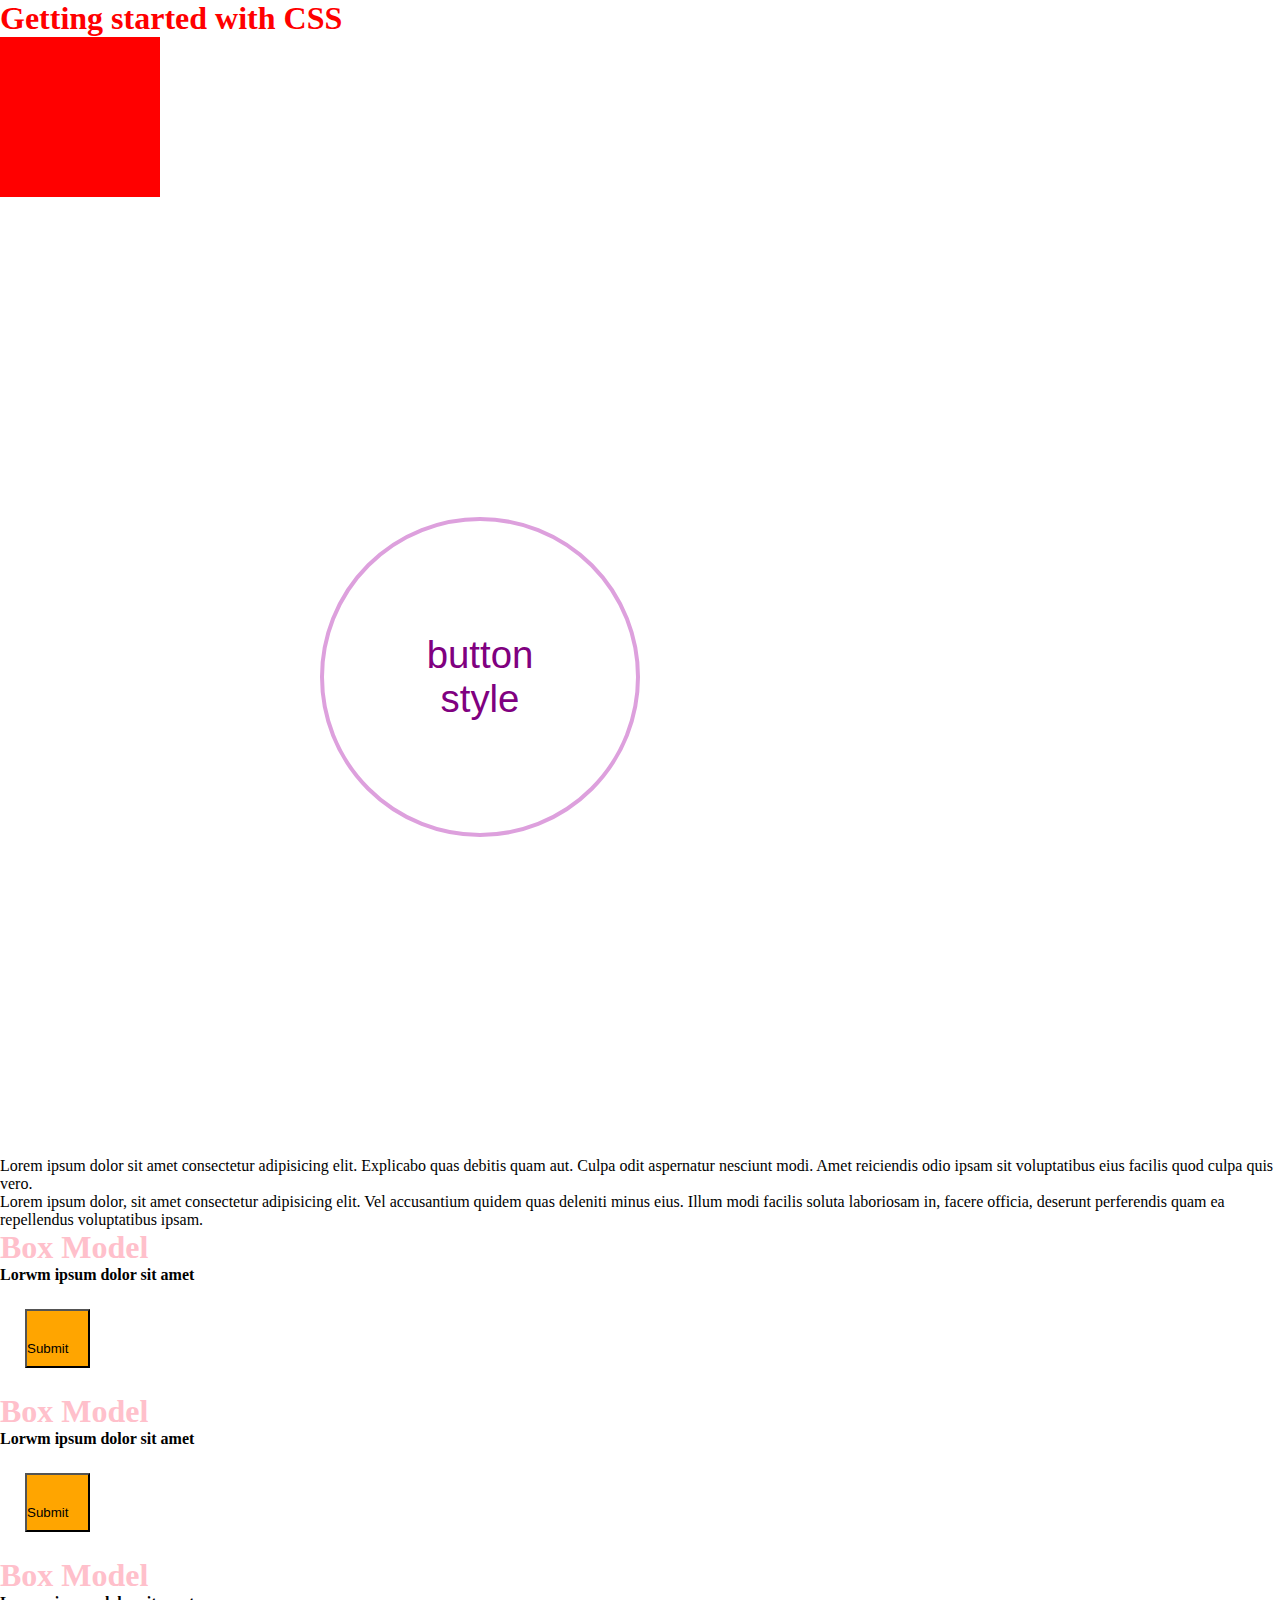
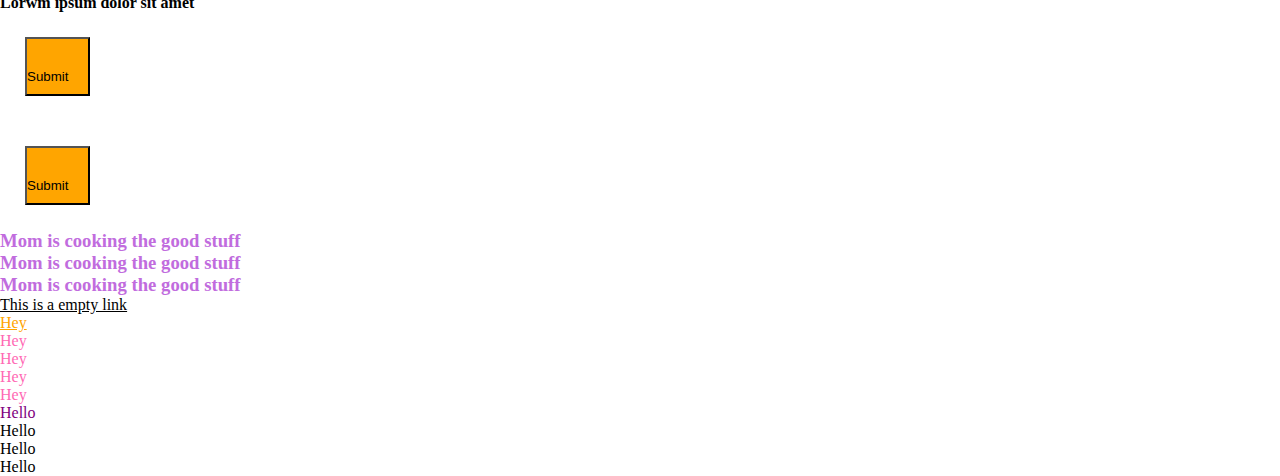
<file: index.html>
<html>
    <head>
        <title>Zaquiel | improving my CSS skills</title>
        <meta charset="utf-8" />
        <meta name="viewport" content="width-device-width" />
        <link rel="stylesheet" href="style.css" />
    </head>
    
    <body>
        <h1 class="first-title">Getting started with CSS</h1>
        <div class="box1"></div>
        <button class="button-style">button style</button>
        <div class="text-section">
            Lorem ipsum dolor sit amet consectetur adipisicing elit. Explicabo quas debitis quam aut. Culpa odit aspernatur nesciunt modi. Amet reiciendis odio ipsam sit voluptatibus eius facilis quod culpa quis vero.
            <div>
                Lorem ipsum dolor, sit amet consectetur adipisicing elit. Vel accusantium quidem quas deleniti minus eius. Illum modi facilis soluta laboriosam in, facere officia, deserunt perferendis quam ea repellendus voluptatibus ipsam.
            </div>
        </div>
        <div>
            <h1>Box Model</h1>
            <h4>Lorwm ipsum dolor sit amet</h4>
            <button>Submit</button>
        </div>
        <div>
            <h1>Box Model</h1>
            <h4>Lorwm ipsum dolor sit amet</h4>
            <button>Submit</button>
        </div>
        <div>
            <h1>Box Model</h1>
            <h4>Lorwm ipsum dolor sit amet</h4>
            <button>Submit</button>
        </div>
        <button>Submit</button>
        <h3>Mom is cooking the good stuff</h3>
        <h3>Mom is cooking the good stuff</h3>
        <h3>Mom is cooking the good stuff</h3>
        <a id="youtube-link" href="#">This is a empty link</a>
        <ul class="nav-links">
            <li> <a href="#">Hey</a></li>
            <li>Hey</li>
            <li>Hey</li>
            <li>Hey</li>
            <li>Hey</li>
        </ul>
        <ul class="links">
            <li>Hello</li>
            <li>Hello</li>
            <li>Hello</li>
            <li>Hello</li>
            
        </ul>
    </body>
</html>
</file>
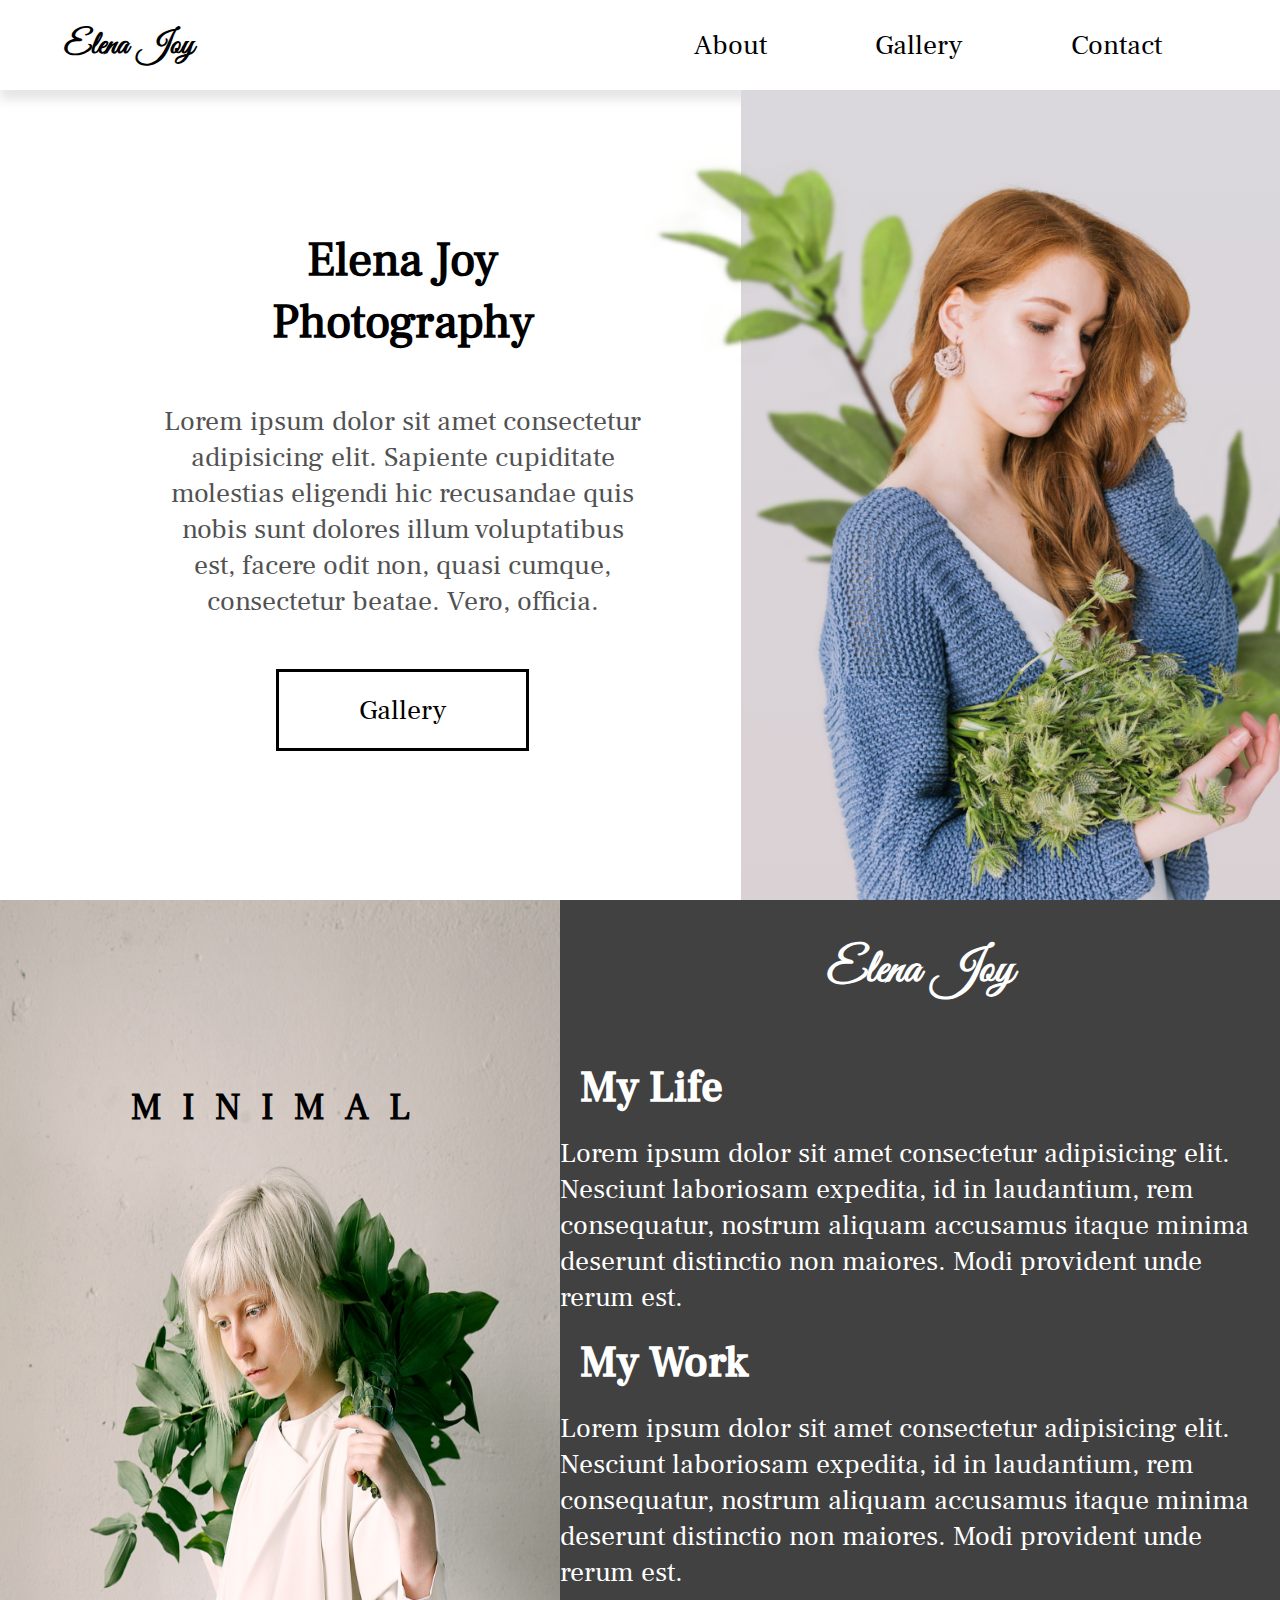
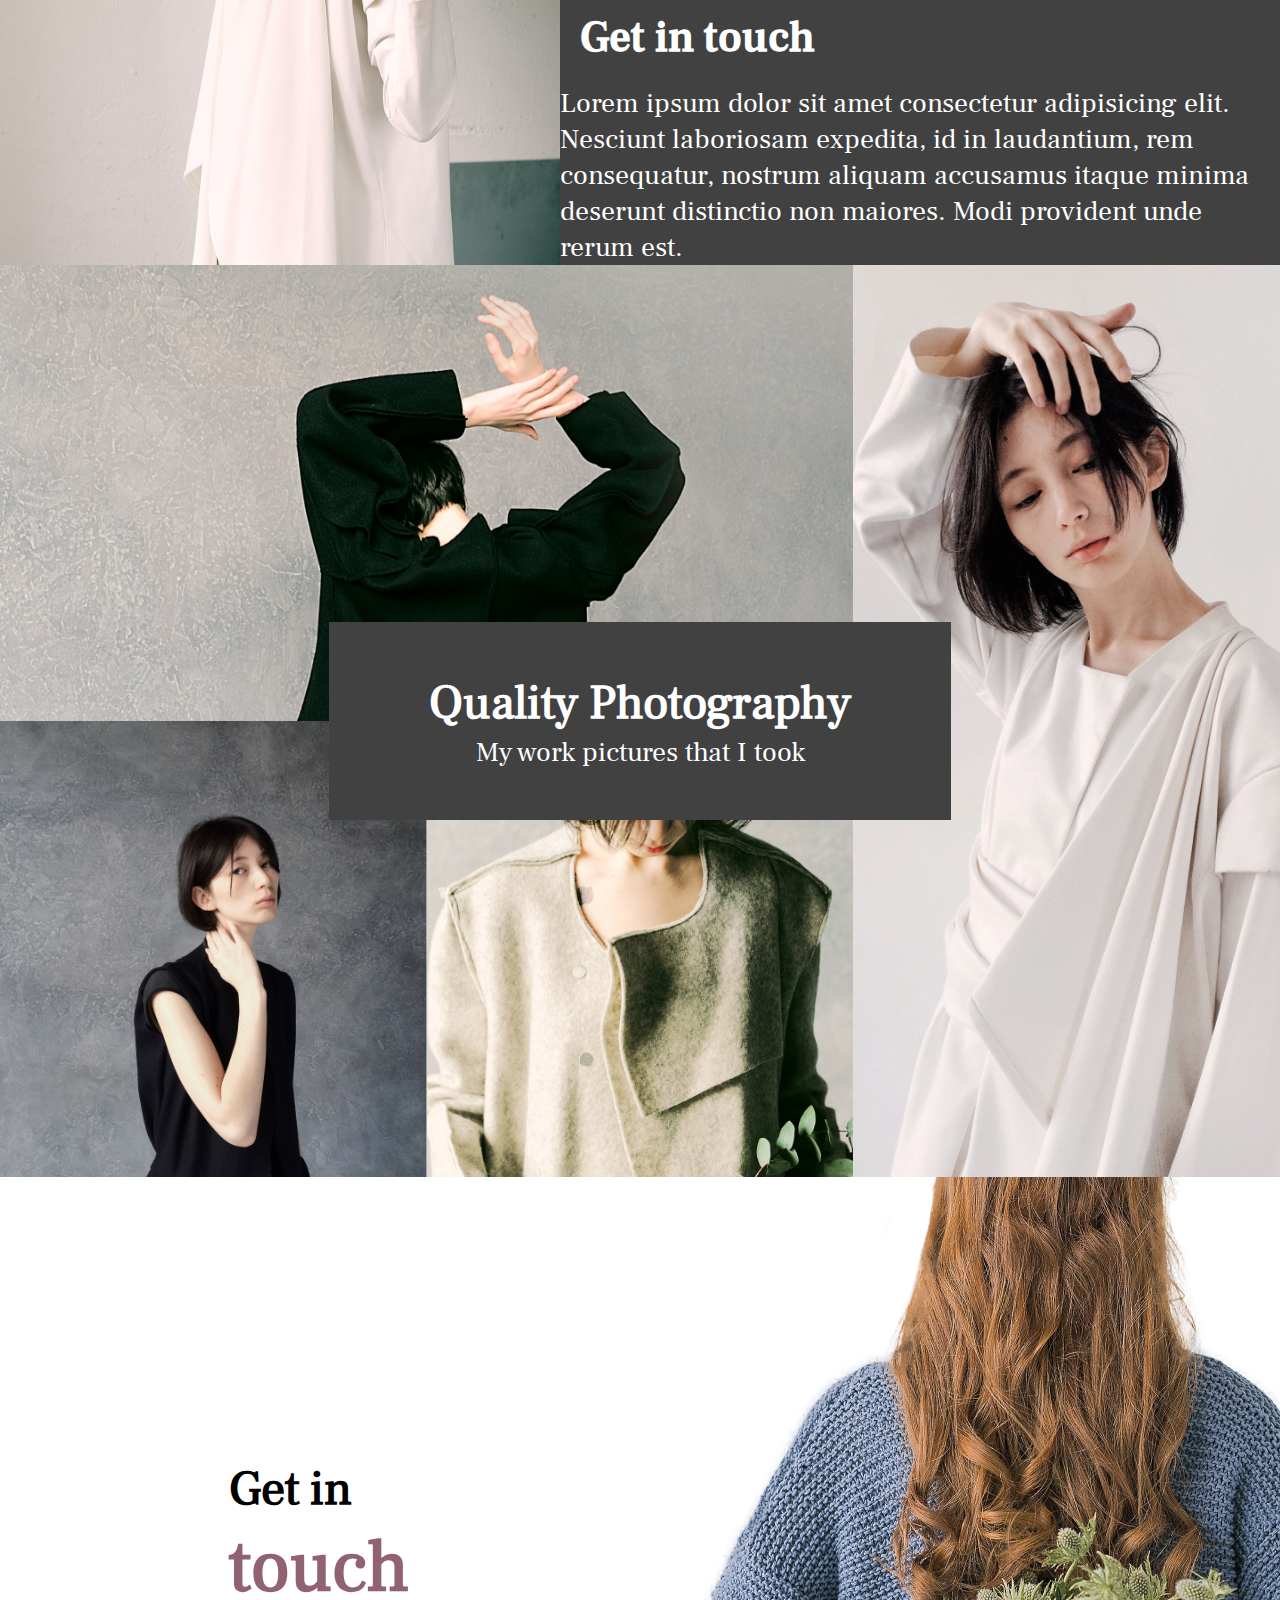
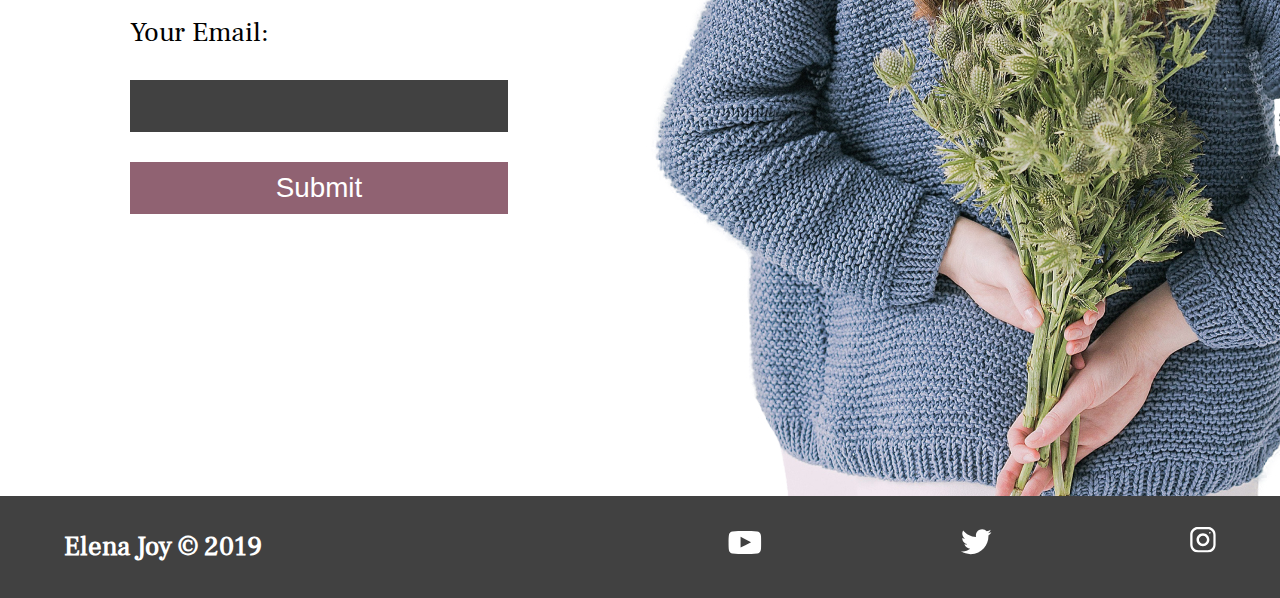
<file: photography-website/index.html>
<!DOCTYPE html>
<html lang="en">

<head>
    <meta charset="UTF-8">
    <meta name="viewport" content="width=device-width, initial-scale=1.0">
    <!-- name and description-->
    <title>Elena Joy | Photographer</title>
    <meta name="description" content="Professional Photographer available for weddings ans special events.">
    <meta name="robots" content="index,follow">
    <!-- Icon of the website-->
    <link rel="stylesheet" href="style.css">
</head>

<body>
    <header class="main-head">
        <nav>
            <h1 id="Logo">Elena Joy</h1>
            <ul class="nav-links">
                <li><a href="#about">About</a></li>
                <li><a href="#gallery">Gallery</a></li>
                <li><a href="#contact">Contact</a></li>
            </ul>
            <div class="burger">
                <span class="line1"></span>
                <span class="line2"></span>
                <span class="line3"></span>
            </div>
        </nav>
    </header>
    <main>
        <section class="hero">
            <div class="hero-introduction flex">
                <h2>Elena Joy <br>Photography</h2>
                <p>Lorem ipsum dolor sit amet consectetur adipisicing elit. Sapiente cupiditate molestias eligendi hic
                    recusandae quis nobis sunt dolores illum voluptatibus est, facere odit non, quasi cumque,
                    consectetur
                    beatae. Vero, officia.</p>
                <a href="#gallery">Gallery</a>
            </div>
            <div class="hero-images">
                <img class="hero-elena" src="./img/elena-joy.png" alt="picture of elenea joy">
                <img src="./img/plant1.png" alt="" class="plant1 plant">
                <img src="./img/plant2.png" alt="" class="plant2 plant">
            </div>

        </section>
        <section class="about" id="about">
            <div class="about-image">
                <h5>MINIMAL</h5>
                <img src="./img/about-image.png" alt="portrait-picture">
            </div>
            <div class="about-text flex">
                <h2>Elena Joy</h2>
                <div class="about-life">
                    <h3>My Life</h3>
                    <p>Lorem ipsum dolor sit amet consectetur adipisicing elit. Nesciunt laboriosam expedita, id in
                        laudantium, rem consequatur, nostrum aliquam accusamus itaque minima deserunt distinctio non
                        maiores. Modi provident unde rerum est.</p>
                </div>
                <div class="about-work">
                    <h3>My Work</h3>
                    <p>Lorem ipsum dolor sit amet consectetur adipisicing elit. Nesciunt laboriosam expedita, id in
                        laudantium, rem consequatur, nostrum aliquam accusamus itaque minima deserunt distinctio non
                        maiores. Modi provident unde rerum est.</p>
                </div>
                <div class="about-contact">
                    <h3>Get in touch</h3>
                    <p>Lorem ipsum dolor sit amet consectetur adipisicing elit. Nesciunt laboriosam expedita, id in
                        laudantium, rem consequatur, nostrum aliquam accusamus itaque minima deserunt distinctio non
                        maiores. Modi provident unde rerum est.</p>
                </div>
            </div>
        </section>
        <div class="gallery" id="gallery">
            <header class="gallery-head">
                <h2>Quality Photography</h2>
                <p>My work pictures that I took</p>
            </header>
            <img class="gallery1" src="./img/gallery-1.jpg" alt="man in suit">
            <img class="gallery2" src="./img/gallery-2.jpg" alt="lady in coat">
            <img class="gallery3" src="./img/gallery-3.jpg" alt="lady in t-shirt">
            <img class="gallery4" src="./img/gallery-4.jpg" alt="lady in jacket">
        </div>
        <section class="contact" id="contact">
            <div class="form-wrapper flex">
                <h2>Get in <br /> <span>touch</span></h2>
                <form action="">
                    <label for="email"> Your Email:</label>
                    <input type="email" id="email required">
                    <button type="submit">Submit</button>
                </form>
            </div>
            <img src="./img/contact-image.jpg" alt="elena-joy" />
        </section>
    </main>
    <footer>
        <h4>Elena Joy &copy; 2019</h4>
        <ul>
            <li><a href="#"><img src="./img/youtube-symbol 1.svg" alt="youtube-social-media"></a></li>
            <li><a href="#"><img src="./img/twitter 1.svg" alt="twitter-social-media"></a></li>
            <li><a href="#"><img src="./img/instagram 1.svg" alt="instagram-social-media"></a></li>
        </ul>
    </footer>
    <script src="./app.js"></script>
</body>

</html>
</file>
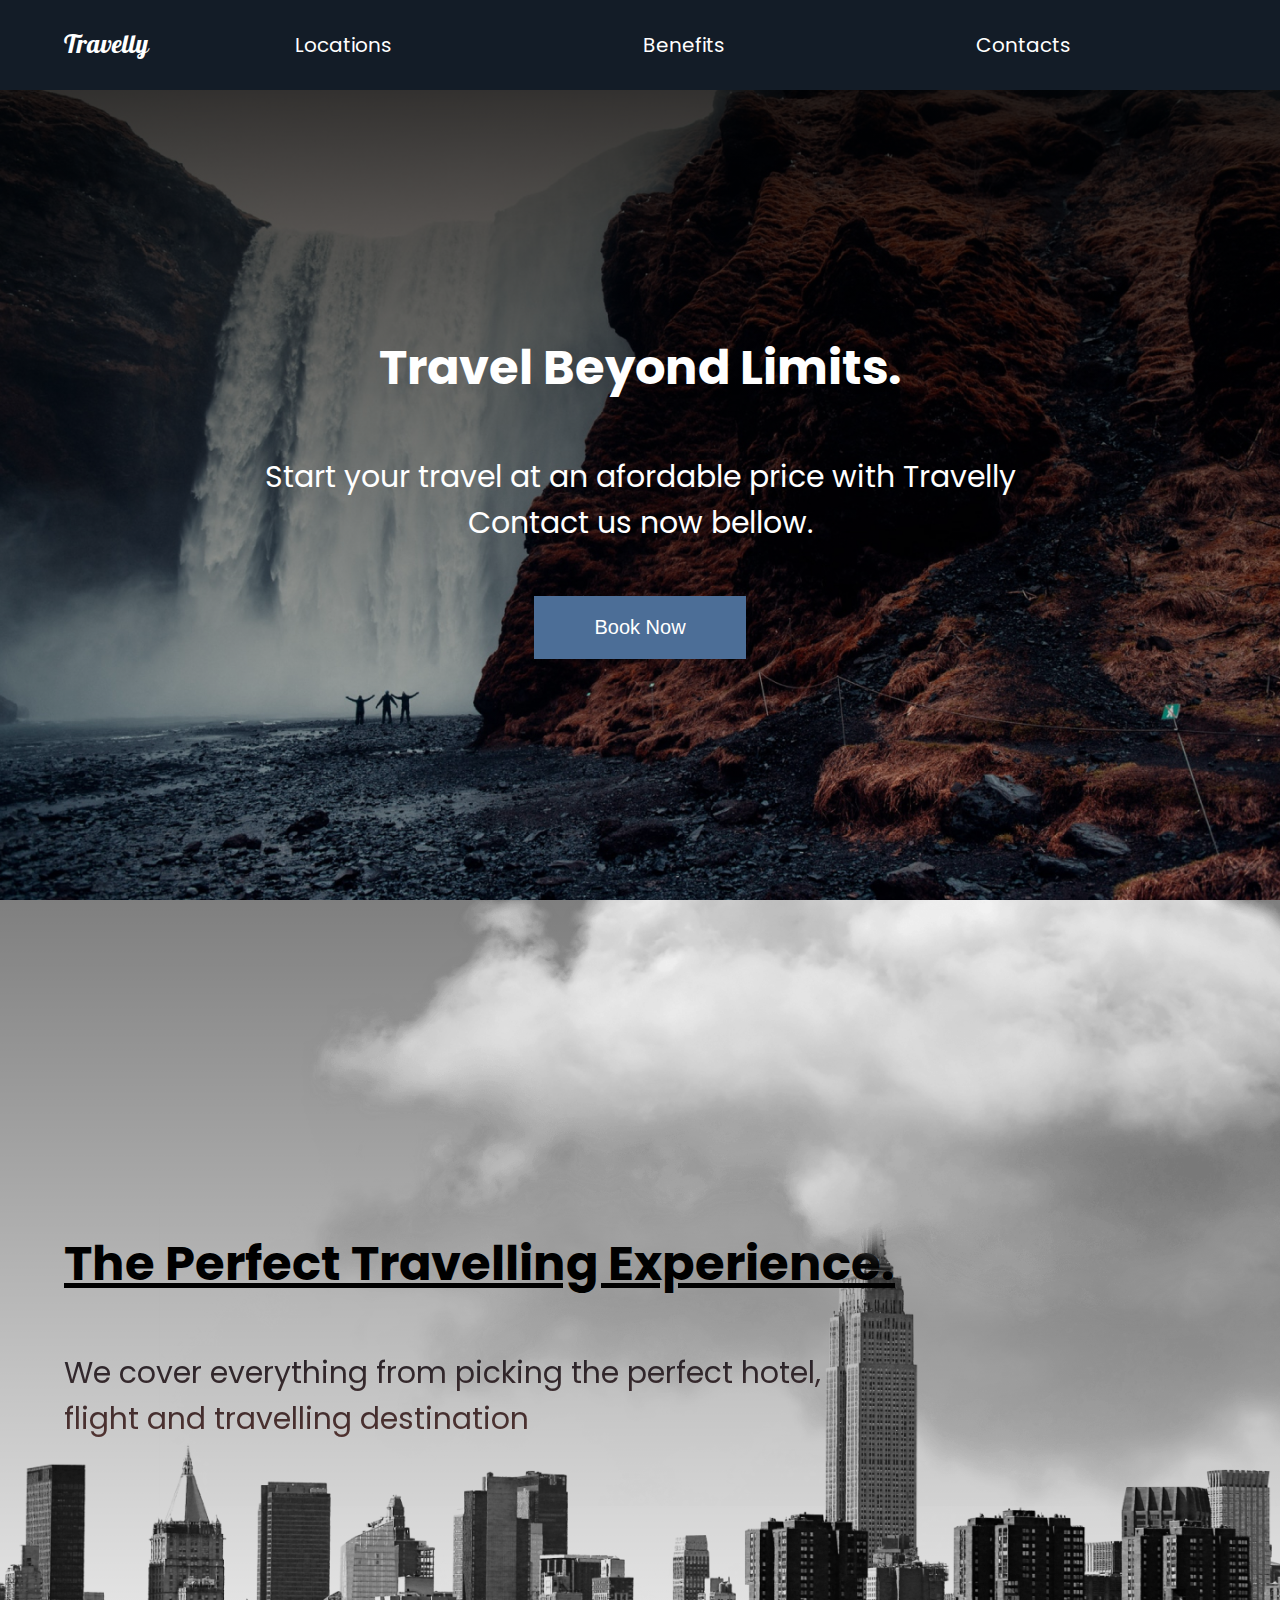
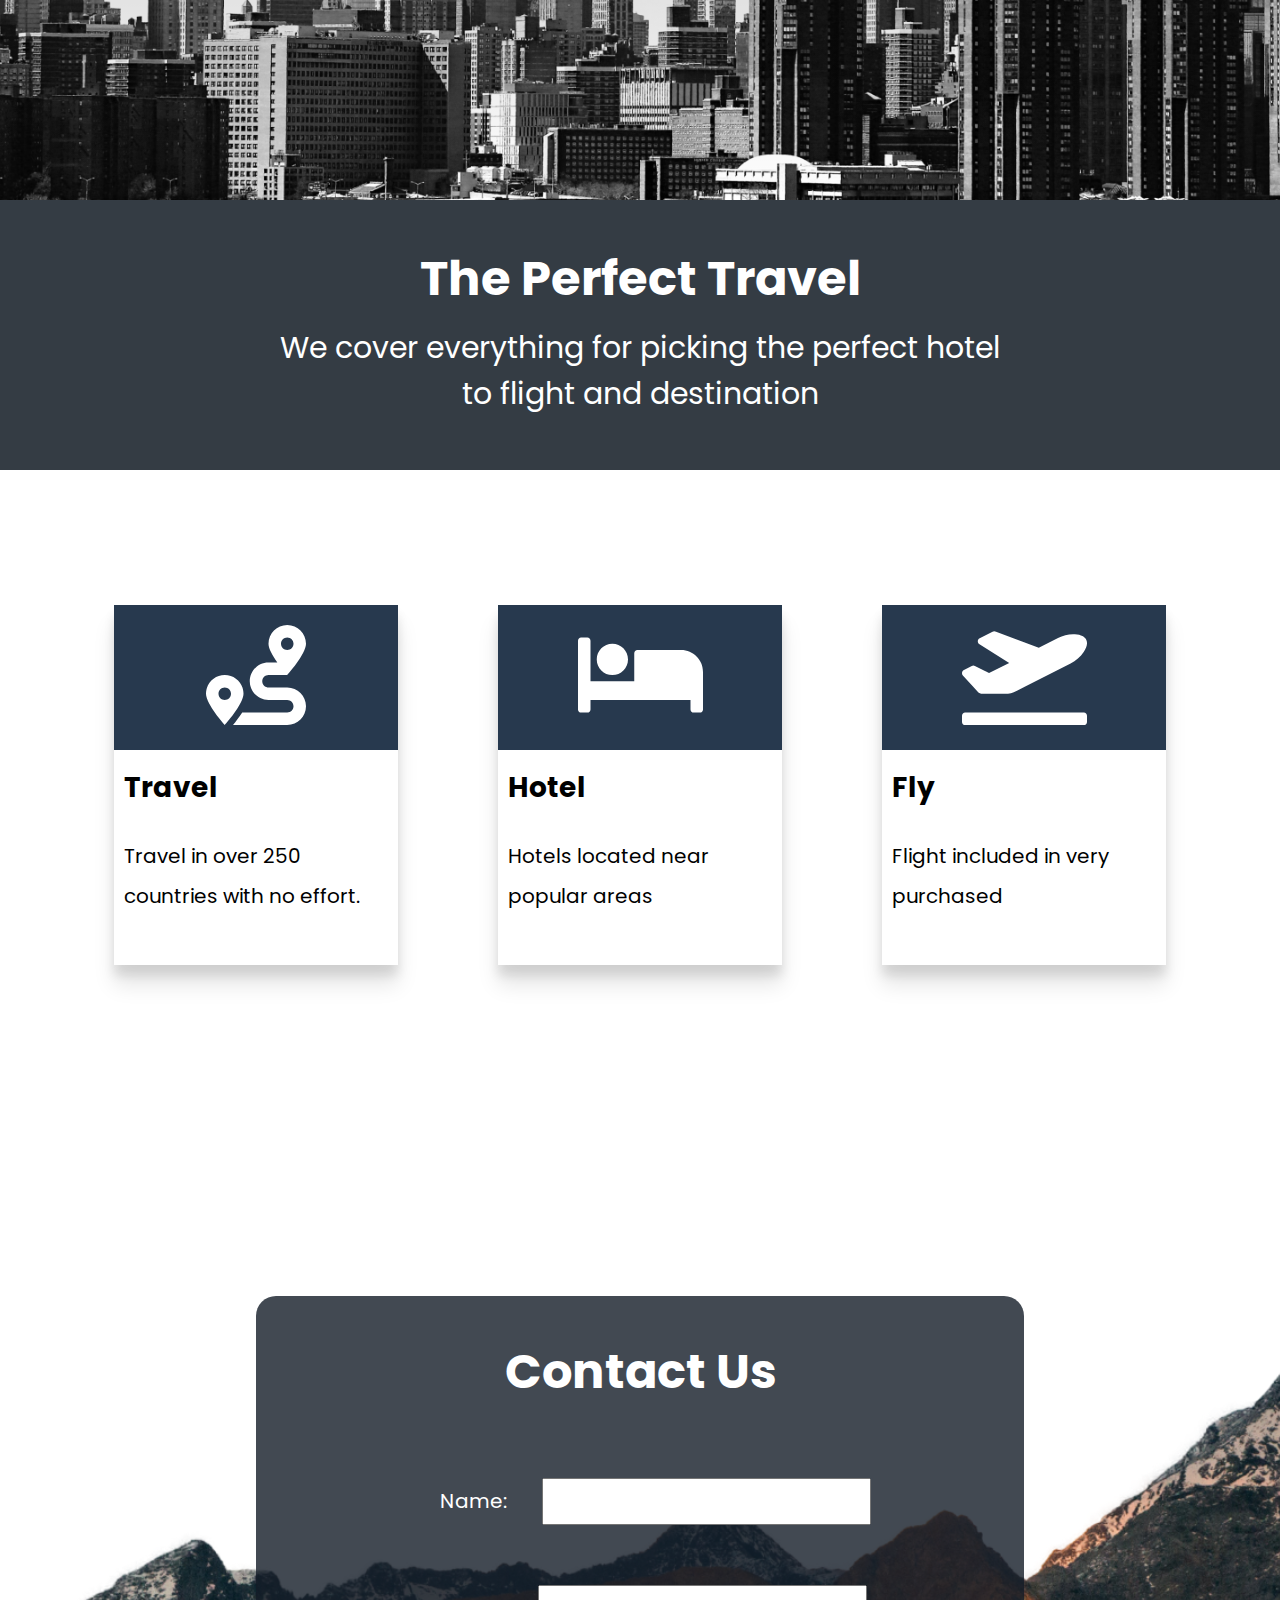
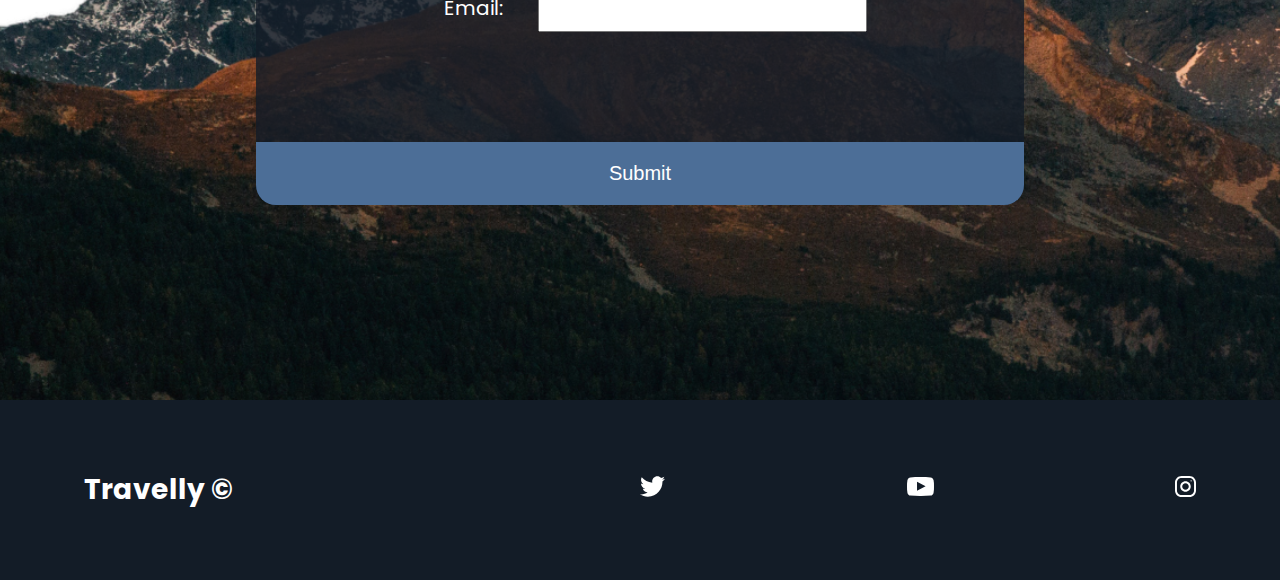
<file: travel-website/index.html>
<!DOCTYPE html>
<html lang="en">

<head>
    <meta charset="UTF-8">
    <meta name="viewport" content="width=device-width, initial-scale=1.0">
    <!-- name and description-->
    <title>Travelly @ Travelling Agency</title>
    <meta name="description"
        content="Travelly is a travel agency website that helps you pick out your holiday vacation">
    <meta name="robots" content="index,follow">
    <!-- Icon of the website-->
    <link rel="icon" href="icons/plane.svg">
    <link rel="stylesheet" href="style.css">
    <link href="https://fonts.googleapis.com/css2?family=Pattaya&family=Poppins&display=swap" rel="stylesheet">
</head>
<body id="home">
    <header class="main-head">
        <nav>
            <a href="#home"><h1 id="logo">Travelly</h1></a>
            
            <ul>
                <li><a href="#Locations">Locations</a></li>
                <li><a href="#benefits">Benefits</a></li>
                <li><a href="#contact">Contacts</a></li>
            </ul>
        </nav>
    </header>
    <section class="hero">
        <h2>Travel Beyond Limits. </h2>
        <h3>Start your travel at an afordable price with Travelly <br /> Contact us now bellow.</h3>
        <button>Book Now</button>
    </section>
    <section id="Locations">
        <header class="Locations-head">
            <h2>The Perfect Travelling Experience.</h2>
            <h3>We cover everything from picking the perfect hotel, 
                <br /> flight and travelling destination
            </h3>
            <img src="./img/cloud.png" class="moving-cloud-1 cloud" alt=""/>
            <img src="./img/cloud.png" class="moving-cloud-2 cloud" alt=""/>
        </header>
    </section>
    <section id="benefits" class="benefits">
        <header class="benefits-head">
            <h2>The Perfect Travel</h2>
            <h3>We cover everything for picking the perfect hotel <br/> to flight and destination</h3>
        </header>
        <div class="cards">
                
            <div class="card">
                <div class="card-icon">
                    <img src="./icons/route-solid.svg" alt="">
                </div>
                <h4>Travel</h4>
                <p>Travel in over 250 countries with no effort.</p>
            </div>
            <div class="card">
                <div class="card-icon">
                    <img src="./icons/bed-solid.svg" alt="">
                </div>
                <h4>Hotel</h4>
                <p>Hotels located near popular areas</p>
            </div>
            <div class="card">
                <div class="card-icon">
                    <img src="./icons/plane-departure-solid.svg" alt="">
                </div>
                <h4>Fly</h4>
                <p>Flight included in very purchased</p>
            </div>
        </div>
    </section>
    <section id="contact">
        <div class="form-wrapper">
            <h2 class="form-head">Contact Us</h2>
            <form action="https://formspree.io/xwkrnqjq" method="POST">
                <div class="name-form">
                    <label for="name">Name: </label>
                    <input id="name" type="text" name="name" required>
                </div>
                <div class="email-form">
                    <label for="email" name="_replyto">Email: </label>
                    <input id="email" type="text" name="email" required>
                </div>
                <button type="submit" value="Send">Submit</button>
            </form>
        </div>
    </section>
    <footer>
        <div class="footer-wrapper">
            <h5>Travelly &copy;</h5>
            <ul>
                <li><a href="#" title="twitter-social-media"><img src="./icons/twitter.svg" alt="twitter-social-media"></a></li>
                <li><a href="#" title="youtube-social-media"><img src="./icons/youtube.svg" alt="youtube-social-media"></a></li>
                <li><a href="#" title="instagram-social-media"><img src="./icons/instagram.svg" alt="instagram-social-media"></a></li>
            </ul>
        </div>
    </footer>
</body>

</html>
</file>
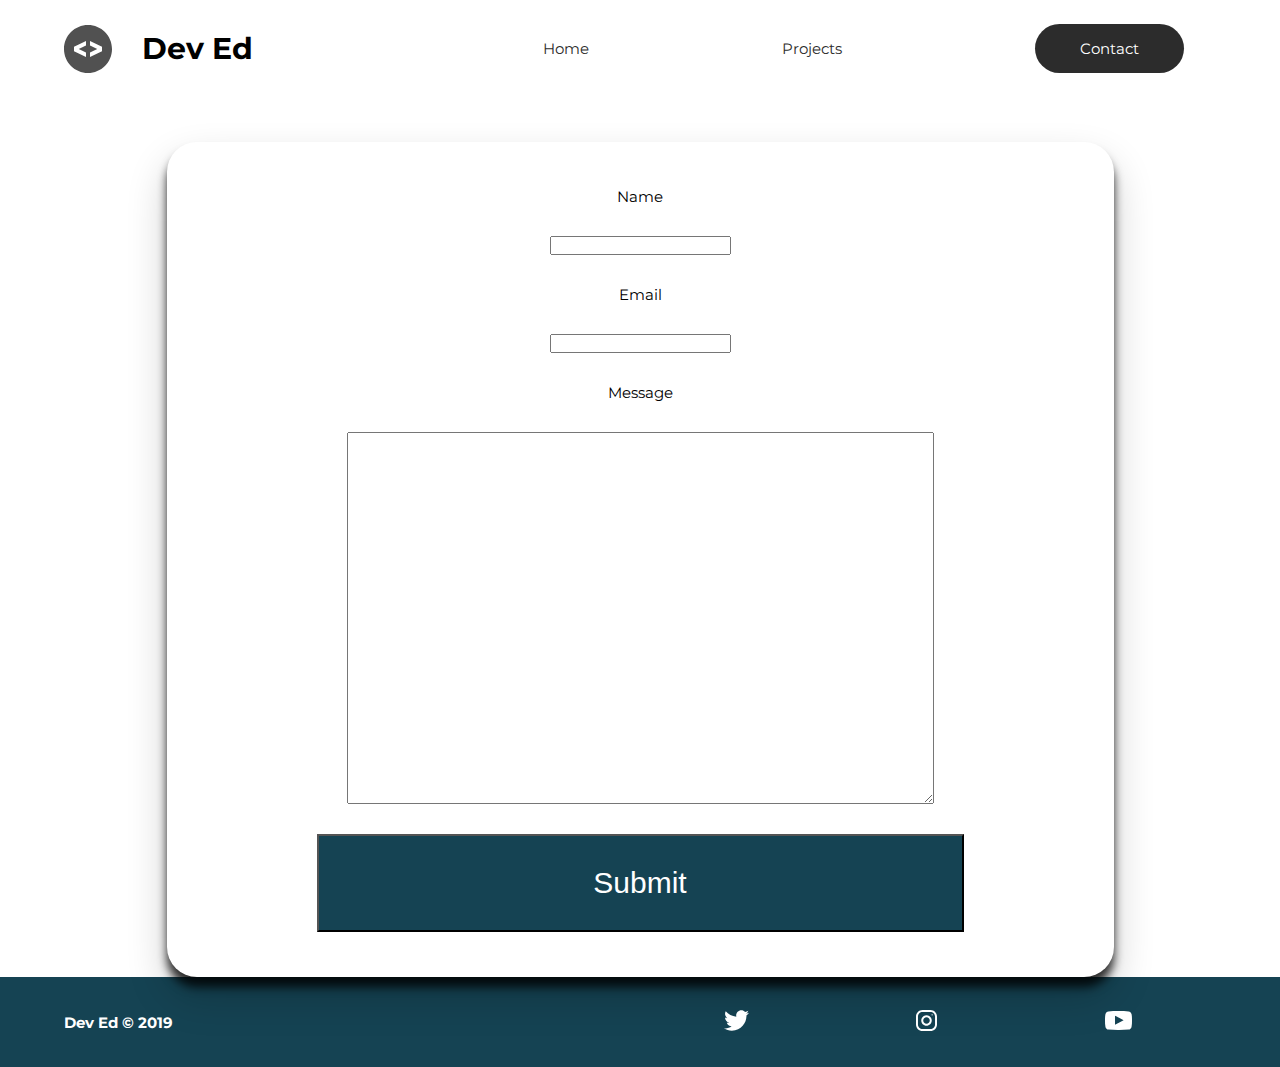
<file: portofolio/contact/index.html>
<!DOCTYPE html>
<html lang="en">

<head>
    <meta charset="UTF-8">
    <meta name="viewport" content="width=device-width, initial-scale=1.0">
    <!-- name and description-->
    <title>Dev Ed | Web Developer</title>
    <meta name="description" content="This is a front end web developer who specializes in html,css">
    <meta name="robots" content="index,follow">
    <!-- Icon of the website-->
    <link rel="stylesheet" type="text/css" href="../styles/style.css">
    <link href="https://fonts.googleapis.com/css2?family=Montserrat:wght@400;500&display=swap" rel="stylesheet">
</head>

<body>
    <header class="main-head">
        <nav>
            <div class="logo">
                <img src="../icons/code.svg" alt="logo">
                <h1>Dev Ed</h1>
            </div>
            <ul>
                <li><a href="../index.html">Home</a></li>
                <li><a href="../projects/index.html">Projects</a></li>
                <li><a class="active" href="/">Contact</a></li>
            </ul>
        </nav>
    </header>
    <section class="form-section">
        <form action="">
            <label for="name">Name</label>
            <input type="text" name="name" id="name" required>
            <label for="email">Email</label>
            <input type="email" name="email" id="email" required>
            <label for="message">Message</label>
            <textarea name="message" id="message" cols="30" rows="10"></textarea>
            <button type="submit">Submit</button>
        </form>
    </section>
    <footer>
        <h4>Dev Ed &copy; 2019</h4>
        <ul>
            <li><a href="#"><img src="../icons/twitter 1.svg" alt="twitter-social"></a></li>
            <li><a href="#"><img src="../icons/instagram 1.svg" alt="instagram-social"></a></li>
            <li><a href="#"><img src="../icons/youtube-symbol 1.svg" alt="youtube-social"></a></li>
        </ul>
    </footer>
</body>

</html>
</file>
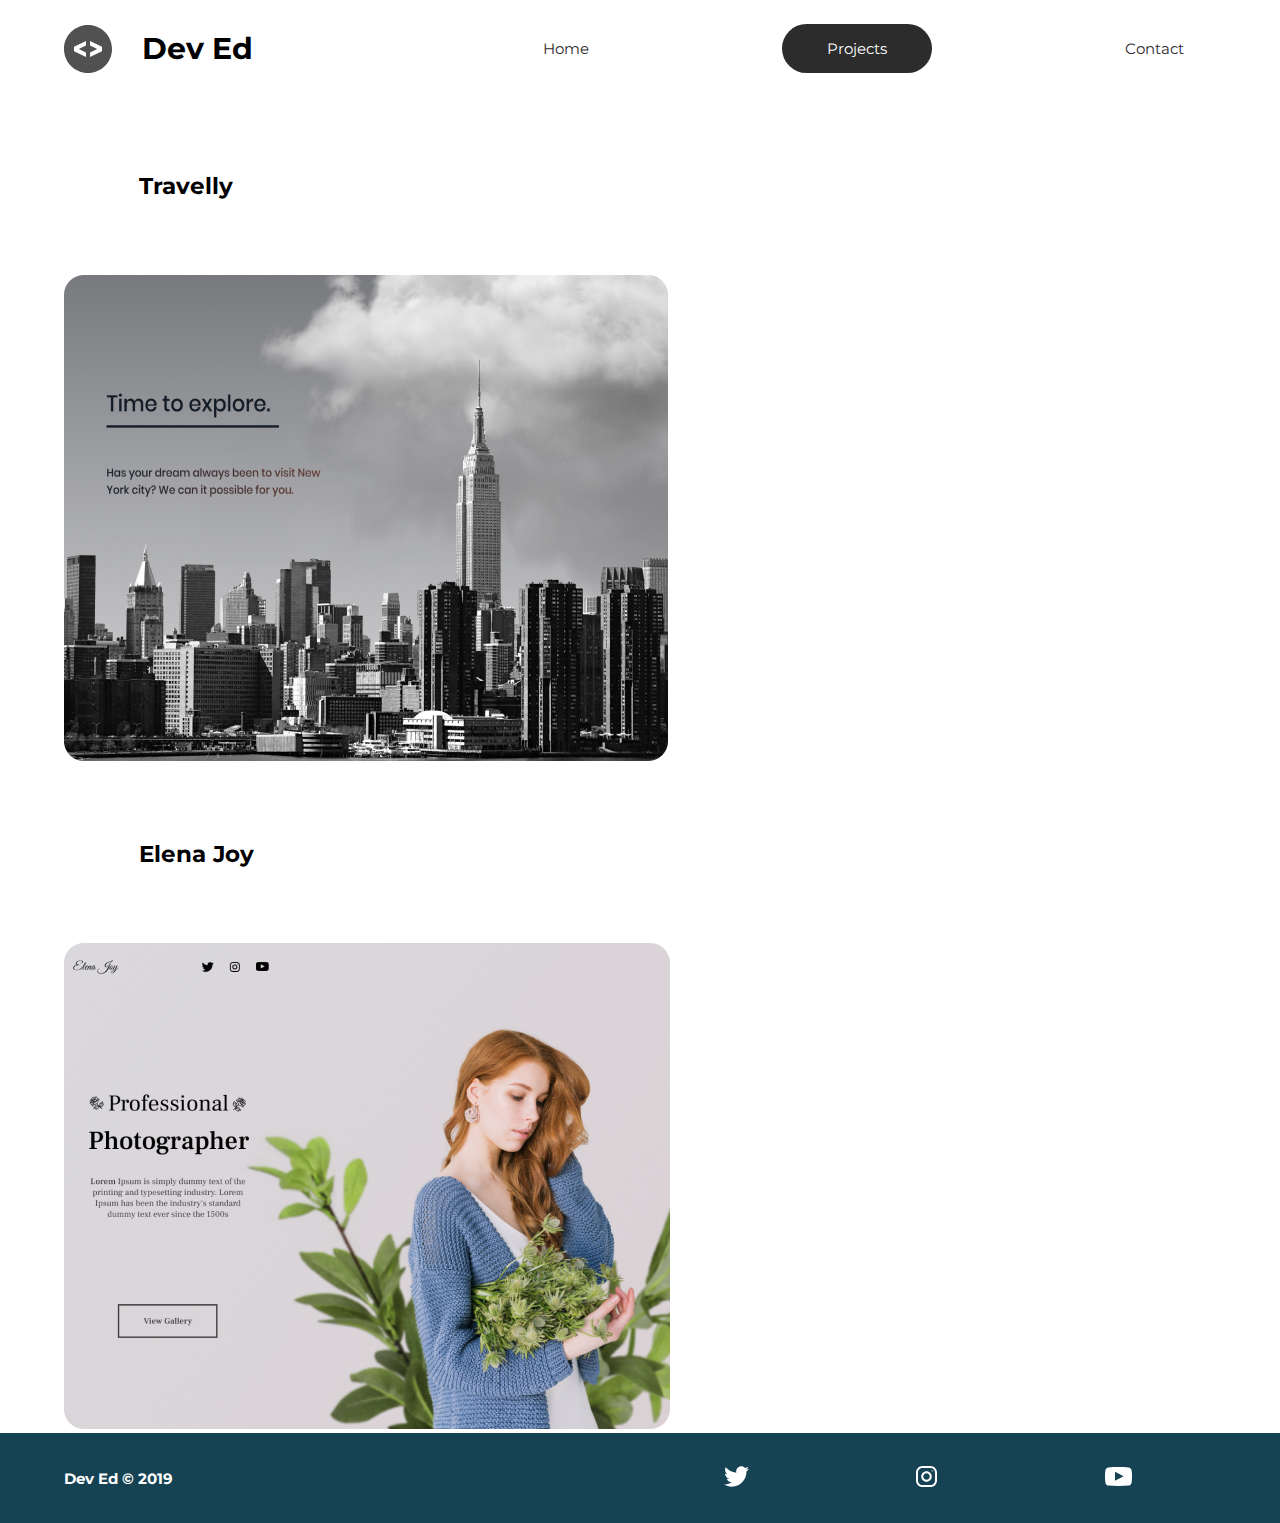
<file: portofolio/projects/index.html>
<!DOCTYPE html>
<html lang="en">

<head>
    <meta charset="UTF-8">
    <meta name="viewport" content="width=device-width, initial-scale=1.0">
    <!-- name and description-->
    <title>Dev Ed | Web Developer</title>
    <meta name="description" content="This is a front end web developer who specializes in html,css">
    <meta name="robots" content="index,follow">
    <!-- Icon of the website-->
    <link rel="stylesheet" type="text/css" href="../styles/style.css">
    <link href="https://fonts.googleapis.com/css2?family=Montserrat:wght@400;500&display=swap" rel="stylesheet">
</head>

<body>
    <header class="main-head">
        <nav>
            <div class="logo">
                <img src="../icons/code.svg" alt="logo">
                <h1>Dev Ed</h1>
            </div>
            <ul>
                <li><a href="../index.html">Home</a></li>
                <li><a class="active" href="/">Projects</a></li>
                <li><a href="../contact/index.html">Contact</a></li>
            </ul>
        </nav>
    </header>
    <section class="projects">
        <div class="travelly">
            <h2>Travelly</h2>
            <img src="../img/travelly.jpg" alt="travelly-project">
        </div>
        <div class="elena">
            <h2>Elena Joy</h2>
            <img src="../img/elena-joy.jpg" alt="elena-project">
        </div>
    </section>

    <footer>
        <h4>Dev Ed &copy; 2019</h4>
        <ul>
            <li><a href="#"><img src="../icons/twitter 1.svg" alt="twitter-social"></a></li>
            <li><a href="#"><img src="../icons/instagram 1.svg" alt="instagram-social"></a></li>
            <li><a href="#"><img src="../icons/youtube-symbol 1.svg" alt="youtube-social"></a></li>
        </ul>
    </footer>
</body>

</html>
</file>
<file: style.css>
/* Remove padding and margin of every element  */

* {
    margin: 0;
    padding: 0;
    box-sizing: border-box;
}

/*- - - !important Styling a button - - -*/

button.button-style {
    margin: 20rem;
    padding: 2rem 4rem;
    background: none;
    border: 0.3rem solid plum;
    color: purple;
    font-size: 2.4rem;
    /* border-radius: 1rem;
    border-top-left-radius: 2rem;
    */
    border-radius: 50%;
    height: 20rem;
    width: 20rem
    

    
}

/*- - - !Important  "em" get the size form the parent and multiply - - -

.text-section {
    font-size: 1.5em;
}

.text-section div {
    #1.5 times 1.5em because the parent
    font-size: 1.5em;
}
                    /* - - - - - - - - */

/*- - -!Important  "rem" get the size form the html, only the html, and multiply - - -*/

/*.text-section {
    font-size: 1.ren;
}

.text-section div {
    #1.5 times 1.5em because the parent
    font-size: 1.5em;
}*/
                    /* - - - - - - - - */

/*
div {
    background: rgb(69, 66, 105);
    color: white;
    width: 100%;
    padding: 20px;
    margin-top: 20px;
    border: 3px solid black;
}*/

/* --- Sticky position + top: 0% to make the position stycky --- */
.box1 {
    width: 10rem;
    height: 10rem;
    background-color: red;
    position: sticky;
    top: 0%;
}

h3 {
    color: rgb(193, 108, 222);
}

/* --- Id has priority so, the h1 with color "pink" is not going to work   --- */
.first-title {
    color: red
}

h1 {
    color: pink; 
}

                            /* - - - - - - - - - - */

#youtube-link {
    color: black;
}

button {
    background-color: orange;
    padding: 30px 20px 10px 0px;
    margin: 25px;
}

.nav-links li {
    color: hotpink;
}

.nav-links li a{
    color: orange;
}

/* --- !important predomine above the next line to set the color to green --- */

/* Select specific child, in this case, the first one*/
ul.links li:nth-child(1) {
    color: purple !important;
}

ul.links li:nth-child(1) {
    color: green;
}
</file>
<file: photography-website/style.css>
* {
    margin: 0;
    padding: 0;
    box-sizing: border-box;
}

@font-face {
    font-family: 'Ruhl';
    src: url('./fonts/FrankRuhlLibre-Regular.ttf');
}
@font-face {
    font-family: 'Ruhl Medium';
    src: url('./fonts/FrankRuhlLibre-Medium.ttf');
}
@font-face {
    font-family: 'Vibes';
    src: url('./fonts/GreatVibes-Regular.ttf');
}

html {
    /* 1rem will be 10px, so it will be easy to multiplicate*/
    font-size: 62.5%;
    --header1: calc(2rem + 1vw);
    --header2: calc(3.5rem + 1vw);
    --header3: calc(3rem + 1vw);
    --header4: calc(2.4rem + 1vw);
    --text: calc(1.5rem + 1vw);
    --big: calc(6rem + 1vw);
    --special-color: #906272;
    --background-color: #414141;
    --grey-text: #525252;
    scroll-behavior: smooth;
}

h1 {
    font-size: var(--header1);
}

li, button, label, input, p,a {
    font-size: var(--text);
}

h2 {
    font-size: var(--header2);
}
h3 {
    font-size: var(--header3);
}

h4,h5 {
    font-size: var(--header4);
    color: black
}


ul {
    list-style: none;
}

a {
    text-decoration: none;
    color: black;
}

.flex {
    display: flex;
    flex-direction: column;
    justify-content: center;
    align-items: center;
}

body {
    font-family: 'Ruhl', sans-serif;
    animation: opening 1s ease-in-out;
}

h1 {
    font-family: 'Vibes', sans-serif;
}

/* Nav Section */

.main-head {
    box-shadow: 0px 10px 10px rgba(0,0,0,0.1);
    position: relative;
}

nav {
    width: 90%;
    margin: auto;
    display: flex;
    align-items: center;
    min-height: 10vh;
    padding: 2rem 0rem;
}

#Logo {
    flex: 1 1 20rem;
}

.nav-links {
    display: flex;
    justify-content: space-around;
    flex: 1 1 20rem;
}

.hero {
    height: 90vh;
    width: 95%;
    margin: 0 0 0 auto;
    display: flex;
    flex-wrap: wrap;
    overflow: hidden;
}

.hero-introduction {
    flex: 2 1 40rem;
    text-align: center;
}

.hero-introduction p {
    padding: 5rem 10rem;
    color: var(--grey-text);
}

.hero-introduction h2 {
    padding-top: 3rem;
}

.hero-introduction a {
    padding: 2rem 8rem;
    border: 3px solid black;
    margin-bottom: 4rem;
}

.hero-images {
    flex: 1 1 40rem;
    background: linear-gradient(#dad8dd,#dad1d4);
    position: relative;
    z-index: 1;
}

.hero-elena {
    width: 100%;
    height: 100%;
    object-fit: cover;
}

.plant {
    position: absolute;
    bottom: -20;
    left: -20%;
    z-index: -1;
    animation: plant-entrance 1s ease-in-out forwards, plant-shake 2.5s infinite ease alternate-reverse 1.5s;
    transform-origin: bottom;
}

.plant2 {
    left: 40%
}

.nav-open {
    transform: translateX(-100%);
}

.toggle .line1{
    transform: rotateZ(45deg) translateY(300%);
    background: white;
}

.toggle .line2{
    opacity: 0;
}

.toggle .line3{
    transform: rotateZ(-45deg) translateY(-300%);
    background: white;
}

.gallery-head {
    position: absolute;
    top: 50%;
    left: 50%;
    transform: translate(-50%,-50%);
    color: white;
    background: var(--background-color);
    padding: 5rem 10rem;
    text-align: center;
}

/* ANIMATIONS */

@keyframes opening {
    from {
        opacity: 0;
    }
    to {
        opacity: 1;
    }
}

@keyframes plant-entrance {
    from {
        transform: translateY(10%) rotateZ(-10deg) rotateX(-90deg);
    }
    to{
        transform: translateY(0%) rotateZ(0deg) rotateX(0deg);
    }
}

@keyframes plant-shake {
    from {
        transform: rotateZ(-5deg);
    }
    to{
        transform: rotateZ(0deg);
    }
}

.burger {
    display: block;   
    cursor: pointer;
}

.burger span {
    position: relative;
    z-index: 2;

}

/* ABOUT SECTION */

.about {
    min-height: 100vh;
    display: flex;
    flex-wrap: wrap;
    color: white;
}

.about-text {
    background: var(--background-color);
    flex: 2 1 40rem;
    justify-content: space-around;
}

.about-text h3 {
    padding: 2rem;
    font-family: "Ruhl Medium";
}

.about-text h2 {
    padding: 2rem;
    font-family: "Vibes";
    padding: 4rem;
}

.about-image {
    flex: 1 1 40rem;
    position: relative;
}

.about-image h5 {
    position: absolute;
    letter-spacing: 2rem;
    top: 20%;
    left: 50%;
    object-fit: cover;
    transform: translate(-50%, -20%);
}

.about-image img {
    width: 100%;
    height: 100%;
}

/* Gallery */
.gallery {
    display: grid;
    min-height: 100vh;
    grid-template-columns: repeat(3, 1fr);
    position: relative;
}

.gallery img {
    width: 100%;
    height: 100%;
    object-fit: cover;
}
.gallery1 {
    grid-column: 1/3;
}

.gallery2 {
    grid-column: 3/4;
    grid-row: 1/3;
}

/* CONTACT SECTION */

.contact {
    min-height: 90vh;
    display: flex;
    flex-wrap: wrap;
}

.form-wrapper {
    flex: 3 40rem;
}

.form-wrapper h2 {
    margin-bottom: 5rem 0rem;
}

.form-wrapper span {
    font-size: var(--big);
    color: var(--special-color);
}

.form-wrapper label {
    display: block;
}

.form-wrapper input {
    display: block;
    margin: 3rem 0rem;
    background: var(--background-color);
    color: white;
    border: none;
    padding: 1rem;
}

.form-wrapper button {
    padding: 1rem 8rem;
    background-color: var(--special-color);
    color: white;
    border: none;
    width: 100%;

}

.contact img{
    flex: 1 40rem;
}

/* FOOTER SECTION */

footer {
    background: var(--background-color);
    color: white;
    display: flex;
    padding: 3rem 5%;
    align-items: center;
    flex-wrap: wrap;
}

footer ul {
    display: flex;
    flex: 1 1 40rem;
    justify-content: space-between;
}

footer h4 {
    flex: 3 1 40rem;
    color: white;
    font-size: calc(1.4rem + 1vw);
}

@media screen and (max-width: 842px) {
    .hero {
        width: 100%;
    }
    /* BURGUER THING */
    .burger {
        position: relative;
    }
    .burger span {
        padding: 0.2rem 2rem;
        background: var(--grey-text);
        margin: 0.5rem 0rem;
        display: block;
        transition: all 0.5s ease;
    }
    .nav-links a {
        color: white;
        font-size: var(--header3);
        text-decoration: underline;
    }
    .nav-links {
        background: var(--background-color);
        width: 100%;
        height: 100%;
        position: fixed;
        top: 0;
        left: 100%;
        flex-direction: column;
        align-items: center;
        z-index: 2;
        transition: transform 1s ease;
    }

    /* ABOUT SECTION */

        .about-text div {
            padding: 3rem 3rem;
    }

        /* GALLERY */
        .gallery img {
            grid-row: auto;
            grid-column: auto;
            min-height: fit-content;
        }

        .gallery {
            grid-template-columns: repeat(auto-fit, minmax(30rem,1fr));
        }
        
        .contact img {
            display: none;
        }

        footer ul {
            order: 1;
        }

        footer h4 {
            order: 2;
            text-align: center;
            padding: 1rem;
        }

}

@media screen and (min-width: 1700px) {
    html {
        --header1: 3rem;
        --header2: 4.5rem;
        --header3: 4rem;
        --header4: 2.5;
        --text: 3rem;
        --big: 8rem;
    }
}
</file>
<file: travel-website/style.css>
* {
    margin: 0;
    padding: 0;
    box-sizing: border-box;
}

button {
    padding: 2rem 6rem;
    background: #4c6e97;
    border: none;
    color: white;
    font-size: 1.8rem;
    transition: background  1s ease-in-out;
}
button:hover {
    cursor: pointer;
    background: #2c6e97;
}

html {
    /* 1rem will be 10px, so it will be easy to multiplicate*/
    font-size: 62.5%;
}
body {
    font-family: 'Poppins', sans-serif;
}

h1 {
    font-size: 2.6rem;
}

li, button, label, input, p {
    font-size: 2rem;
}

h2 {
    font-size: 4.8rem;
}
h3 {
    font-size: 3rem;
    font-weight: normal;
}

h4,h5 {
    font-size: 2.8rem;
}

.main-head {
    background: #131c27;
    color:white;
    align-items: center;
    position: sticky;
    top: 0;
    z-index: 3;
}

a {
    color: white;
    text-decoration: none;
    
}

nav {
    min-height: 10vh;
    display: flex;
    width: 90%;
    margin: auto;
    flex-wrap: wrap;
}

nav a {
    display: flex;
}

nav ul {
    display: flex;
    flex: 1 1 60rem;
    /*Same space between the elements, using all width*/
    justify-content: space-around;
    padding: 2rem;
    /* Align elements to the center vertically */
    align-items: center;
    list-style: none;
}

#logo {
    flex: 1 1 40rem;
    align-self: center;
    font-family: 'Pattaya', sans-serif;
    font-weight: 400;
}

.hero {
    min-height: 90vh;
    /* !important - - - The fourth number change the opactiy of the color. Good point for the rgb color! - - - */
    background: linear-gradient(rgba(0,0,0,0.8),transparent),url('./img/landing-page.jpg');
    background-repeat: no-repeat;
    background-size: cover;
    background-position: center;
    color: white;
    display: flex;
    flex-direction: column;
    justify-content: center;
    align-items: center;
    text-align: center;
}

.hero h3 {
    padding: 5rem;
}
/* BENEFITS SECTIONS */

#Locations {
    min-height: 100vh;
    background: linear-gradient(rgba(0,0,0,0.5),transparent), url(./img/new-york-page.png);
    background-size: cover;
    background-position: center;
    display: flex;
    align-items: center;
    position: relative;
    overflow: hidden;
}
.Locations-head {
    width: 90%;
    margin: auto;
}

.Locations-head h2{
    padding: 1rem 0rem;
    text-decoration: underline;
    text-decoration-thickness: 0.5rem;
}
/* Make the color transparent and give color text with the background gradient */
.Locations-head h3{
    padding: 4rem 0rem;
    background: linear-gradient(#131c27, #663b34);
    -webkit-background-clip: text;
    color: transparent;
}

.cloud {
    position: absolute;
    top: 0%;
    right: 0%;
    pointer-events: none;
}
.moving-cloud-1 {
    animation: cloudAnimation 3s infinite alternate ease-in-out;
}

.moving-cloud-2 {
    top: 20%;
    z-index: -1;
    opacity: 0.5;
    animation: cloudAnimation 3.5s infinite alternate ease-in-out;
}

@keyframes cloudAnimation {
    from {
        transform: translate(10%,-10%);
    }
    to {
        transform: translate(0%,0%);
    }
    /*0% {
        background-color: lightblue;
    }

    25% {
        background-color: rgb(36, 84, 126);
    }
    100% {
        background-color: rgb(159, 65, 164);
    }*/
}

/* Benefits section */

.benefits-head {
    background: #343c44;
    padding: 3rem;
    min-height:30vh;
    display: flex;
    flex-direction: column;
    justify-content: center;
    align-items: center;
    color: white;
    text-align: center;
}

.benefits-head h3 {
    padding: 1rem;
}

.cards {
    width: 90%;
    margin: auto;
    display: flex;
    min-height: 70vh;
    align-items: center;
    flex-wrap: wrap;
}

.cards img {
    max-width: 50%;
    max-height: 100px;
    margin: 2rem;
}

.card h4, .card p {
    padding: 1rem;
    line-height: 2;
}

.card-icon {
    background-color: #27394e;
    text-align: center;
}

.card {
    flex: 1 1 25rem;
    min-height: 40vh;
    margin: 2rem 5rem;
    box-shadow: 0px 10px 10px rgba(0,0,0,0.1), 0px 20px 20px rgba(0,0,0,0.1);
}

#contact {
    min-height: 100vh;
    background: url('./img/contact-mountain.png');
    background-position: center;
    background-repeat: no-repeat;
    background-size: cover;
    display: flex;
    align-items: center;
    justify-content: center;
}

.form-head {
    text-align: center;
    padding: 4rem;
}

.name-form, .email-form {
    padding: 3rem;
    text-align: center;
}

.form-wrapper label {
    margin: 0rem 3rem;
}

.form-wrapper button {
    width: 100%;
    padding: 2rem;
    margin-top: 8rem;
    border-bottom-left-radius: 20px;
    border-bottom-right-radius: 20px;
}

.form-wrapper input {
    padding: 1rem 3rem;
}

footer {
    color: white;
    background-color: rgba(19,28,39,1);
}

.footer-wrapper {
    display: flex;
    padding: 2rem;
    width: 90%;
    margin: auto;
    align-items: center;
    min-height: 20vh;
    flex-wrap: wrap;
}

footer h5 {
    flex: 1 1 40rem;
}

footer ul {
    display: flex;
    list-style: none;
    flex: 1 1 40rem;
    align-items: center;
    justify-content: space-between;
}

.form-wrapper {
    background-color: rgba(19,28,39,.8);
    color: white;
    width: 60%;
    border-radius: 20px;
}

button:focus {
    background: #2c3f57;
    outline-style: solid;
}

/* Media Query*/
@media screen and  (max-width: 1111px) {

    html {
        font-size: 45%;
    }


    nav {
        text-align: center;
    }
    #logo {
        padding: 2rem;
        cursor: pointer;
    }

    .moving-cloud-1 {
        z-index: -1;
    }
    .moving-cloud-2 {
        z-index: -2;
    }

    .Locations-head h3 {
        background: rgba(19,28,39,1);
        color: white;
    }

    .form-wrapper {
        width: 100%;
    }

    footer {
        text-align: center;
    }

    footer h5 {
        padding-bottom: 3rem;
    }
}
</file>
<file: portofolio/styles/style.css>
a {
  text-decoration: none;
  color: #2c2c2c;
}

* {
  margin: 0;
  padding: 0;
  -webkit-box-sizing: border-box;
          box-sizing: border-box;
}

html {
  /* 1rem will be 10px, so it will be easy to multiplicate*/
  font-size: 13px;
}

body {
  font-family: "Montserrat", sans-serif;
}

h1 {
  font-size: var(2.5rem);
}

li, button, label, input, p, a {
  font-size: var(2.5rem);
}

h2 {
  font-size: var(4rem);
}

h3 {
  font-size: var(2.5rem);
}

h4, h5 {
  font-size: var(2rem);
  color: black;
}

ul {
  list-style: none;
}

a {
  text-decoration: none;
  color: #2c2c2c;
}

.main-head {
  width: 95%;
  margin: 0 0 0 auto;
}

nav {
  display: -webkit-box;
  display: -ms-flexbox;
  display: flex;
  -webkit-box-pack: justify;
      -ms-flex-pack: justify;
          justify-content: space-between;
  -webkit-box-align: center;
      -ms-flex-align: center;
          align-items: center;
  -webkit-box-orient: horizontal;
  -webkit-box-direction: normal;
      -ms-flex-direction: row;
          flex-direction: row;
  min-height: 10vh;
  width: 60%;
  -ms-flex-wrap: wrap;
      flex-wrap: wrap;
}

nav .logo {
  display: -webkit-box;
  display: -ms-flexbox;
  display: flex;
  -webkit-box-pack: start;
      -ms-flex-pack: start;
          justify-content: flex-start;
  -webkit-box-align: center;
      -ms-flex-align: center;
          align-items: center;
  -webkit-box-orient: horizontal;
  -webkit-box-direction: normal;
      -ms-flex-direction: row;
          flex-direction: row;
  -webkit-box-flex: 1;
      -ms-flex: 1 1 10rem;
          flex: 1 1 10rem;
}

nav .logo h1 {
  margin: 2rem;
}

nav ul {
  display: -webkit-box;
  display: -ms-flexbox;
  display: flex;
  -ms-flex-pack: distribute;
      justify-content: space-around;
  -webkit-box-align: center;
      -ms-flex-align: center;
          align-items: center;
  -webkit-box-orient: horizontal;
  -webkit-box-direction: normal;
      -ms-flex-direction: row;
          flex-direction: row;
  -webkit-box-flex: 1;
      -ms-flex: 1 1 40rem;
          flex: 1 1 40rem;
}

.intro {
  min-height: 90vh;
  width: 90%;
  margin: auto;
  -ms-flex-wrap: wrap;
      flex-wrap: wrap;
  display: -webkit-box;
  display: -ms-flexbox;
  display: flex;
  -webkit-box-pack: justify;
      -ms-flex-pack: justify;
          justify-content: space-between;
  -webkit-box-align: center;
      -ms-flex-align: center;
          align-items: center;
  -webkit-box-orient: horizontal;
  -webkit-box-direction: normal;
      -ms-flex-direction: row;
          flex-direction: row;
}

.intro h2 {
  font-size: 8rem;
  padding-top: 2rem;
  background: -webkit-gradient(linear, left top, right top, from(#38d39f), to(#38a4d3));
  background: linear-gradient(left, #38d39f, #38a4d3);
  -webkit-background-clip: text;
  color: transparent;
  display: inline-block;
}

.intro h3 {
  font-size: 6rem;
  font-size: 0rem 2 rem;
}

.intro p {
  padding-top: 2rem;
  color: #2c2c2c;
}

.splash {
  position: absolute;
  top: 0%;
  right: 0%;
  height: 100%;
  z-index: -1;
}

.intro-social {
  margin-top: 4rem;
}

.intro-social a {
  margin-right: 5rem;
}

.active {
  background: #2c2c2c;
  color: white;
  padding: 1rem 3rem;
  border-radius: 2rem;
}

.intro-text, .intro-images {
  -webkit-box-flex: 1;
      -ms-flex: 1 1 40rem;
          flex: 1 1 40rem;
}

#plant-left {
  -webkit-animation: plant 1.5s ease infinite alternate;
          animation: plant 1.5s ease infinite alternate;
}

#plant-right {
  -webkit-animation: plant 1.5s ease infinite alternate 0.5s;
          animation: plant 1.5s ease infinite alternate 0.5s;
}

#me {
  -webkit-animation: me 1s ease infinite alternate;
          animation: me 1s ease infinite alternate;
  -webkit-transform-origin: bottom;
          transform-origin: bottom;
}

#clock-arrow {
  -webkit-animation: clock 1s linear infinite;
          animation: clock 1s linear infinite;
  transform-box: fill-box;
  -webkit-transform-origin: bottom;
          transform-origin: bottom;
}

@-webkit-keyframes me {
  from {
    -webkit-transform: rotateZ(-5deg);
            transform: rotateZ(-5deg);
  }
  to {
    -webkit-transform: rotateZ(5deg);
            transform: rotateZ(5deg);
  }
}

@keyframes me {
  from {
    -webkit-transform: rotateZ(-5deg);
            transform: rotateZ(-5deg);
  }
  to {
    -webkit-transform: rotateZ(5deg);
            transform: rotateZ(5deg);
  }
}

@-webkit-keyframes plant {
  from {
    -webkit-transform: translateY(0%);
            transform: translateY(0%);
  }
  to {
    -webkit-transform: translateY(-30%);
            transform: translateY(-30%);
  }
}

@keyframes plant {
  from {
    -webkit-transform: translateY(0%);
            transform: translateY(0%);
  }
  to {
    -webkit-transform: translateY(-30%);
            transform: translateY(-30%);
  }
}

@-webkit-keyframes clock {
  from {
    -webkit-transform: rotateZ(0deg);
            transform: rotateZ(0deg);
  }
  to {
    -webkit-transform: rotateZ(360deg);
            transform: rotateZ(360deg);
  }
}

@keyframes clock {
  from {
    -webkit-transform: rotateZ(0deg);
            transform: rotateZ(0deg);
  }
  to {
    -webkit-transform: rotateZ(360deg);
            transform: rotateZ(360deg);
  }
}

.projects {
  width: 90%;
  margin: auto;
  min-height: 90vh;
  display: -webkit-box;
  display: -ms-flexbox;
  display: flex;
  -webkit-box-pack: justify;
      -ms-flex-pack: justify;
          justify-content: space-between;
  -webkit-box-align: center;
      -ms-flex-align: center;
          align-items: center;
  -webkit-box-orient: horizontal;
  -webkit-box-direction: normal;
      -ms-flex-direction: row;
          flex-direction: row;
  -ms-flex-wrap: wrap;
      flex-wrap: wrap;
}

.projects h2 {
  margin: 5rem;
}

.travelly, .elena {
  -webkit-box-flex: 1;
      -ms-flex: 1 1 40rem;
          flex: 1 1 40rem;
}

.form-section {
  min-height: 80vh;
  display: -webkit-box;
  display: -ms-flexbox;
  display: flex;
  -webkit-box-pack: center;
      -ms-flex-pack: center;
          justify-content: center;
  -webkit-box-align: center;
      -ms-flex-align: center;
          align-items: center;
  -webkit-box-orient: horizontal;
  -webkit-box-direction: normal;
      -ms-flex-direction: row;
          flex-direction: row;
  margin-top: 3rem;
}

.form-section form {
  padding: 3rem 10rem;
  -webkit-box-shadow: 0px 10px 10px rgba(0, 0, 0, 0.8), 0px 20px 40px rgba(0, 0, 0, 0.2);
          box-shadow: 0px 10px 10px rgba(0, 0, 0, 0.8), 0px 20px 40px rgba(0, 0, 0, 0.2);
  border-radius: 2rem;
  display: -webkit-box;
  display: -ms-flexbox;
  display: flex;
  -webkit-box-pack: center;
      -ms-flex-pack: center;
          justify-content: center;
  -webkit-box-align: center;
      -ms-flex-align: center;
          align-items: center;
  -webkit-box-orient: vertical;
  -webkit-box-direction: normal;
      -ms-flex-direction: column;
          flex-direction: column;
}

.form-section form input, .form-section form textarea {
  margin: 2rem;
}

.form-section form input:focus, .form-section form textarea:focus {
  outline: 2px solid black;
}

.form-section form textarea {
  font-family: "Montserrat", sans-serif;
  font-size: 2rem;
}

.form-section form button {
  width: 100%;
  padding: 2rem;
  font-size: 2rem;
  background: #154353;
  color: white;
}

.form-section form button:focus {
  background: #33576b;
}

footer {
  background: #154353;
  min-height: 10vh;
  padding: 0% 5%;
  display: -webkit-box;
  display: -ms-flexbox;
  display: flex;
  -webkit-box-pack: start;
      -ms-flex-pack: start;
          justify-content: flex-start;
  -webkit-box-align: center;
      -ms-flex-align: center;
          align-items: center;
  -webkit-box-orient: horizontal;
  -webkit-box-direction: normal;
      -ms-flex-direction: row;
          flex-direction: row;
}

footer ul {
  -webkit-box-flex: 1;
      -ms-flex: 1 1 40rem;
          flex: 1 1 40rem;
  display: -webkit-box;
  display: -ms-flexbox;
  display: flex;
  -ms-flex-pack: distribute;
      justify-content: space-around;
  -webkit-box-align: center;
      -ms-flex-align: center;
          align-items: center;
  -webkit-box-orient: horizontal;
  -webkit-box-direction: normal;
      -ms-flex-direction: row;
          flex-direction: row;
}

footer h4 {
  -webkit-box-flex: 1;
      -ms-flex: 1 1 40rem;
          flex: 1 1 40rem;
  color: white;
}

@media screen and (max-width: 1332px) {
  html {
    font-size: 15px;
  }
  .splash {
    display: none;
  }
  svg {
    width: 80%;
  }
  nav {
    width: 100%;
  }
}

@media screen and (max-width: 754px) {
  html {
    font-size: 45%;
  }
  .splash {
    display: none;
  }
  svg {
    width: 60%;
  }
  .main-head {
    width: 100%;
  }
  nav .logo {
    display: -webkit-box;
    display: -ms-flexbox;
    display: flex;
    -webkit-box-pack: center;
        -ms-flex-pack: center;
            justify-content: center;
    -webkit-box-align: center;
        -ms-flex-align: center;
            align-items: center;
    -webkit-box-orient: vertical;
    -webkit-box-direction: normal;
        -ms-flex-direction: column;
            flex-direction: column;
    -webkit-box-flex: 1;
        -ms-flex: 1 1 20rem;
            flex: 1 1 20rem;
    margin-top: 2rem;
  }
  nav ul {
    -webkit-box-flex: 1;
        -ms-flex: 1 1 60rem;
            flex: 1 1 60rem;
    margin: 2rem 0rem;
  }
  .intro-text {
    margin-top: 5rem;
    text-align: center;
  }
  .intro-social {
    display: -webkit-box;
    display: -ms-flexbox;
    display: flex;
    -webkit-box-pack: center;
        -ms-flex-pack: center;
            justify-content: center;
    -webkit-box-align: center;
        -ms-flex-align: center;
            align-items: center;
    -webkit-box-orient: horizontal;
    -webkit-box-direction: normal;
        -ms-flex-direction: row;
            flex-direction: row;
  }
  .intro-social a {
    margin: 2rem;
  }
  .intro-images {
    text-align: center;
  }
  .elena, .travelly {
    -webkit-box-flex: 1;
        -ms-flex: 1 1 50rem;
            flex: 1 1 50rem;
  }
  .elena img, .travelly img {
    width: 100%;
    height: 100%;
  }
  form {
    padding-left: 0rem;
    width: 100%;
  }
}
/*# sourceMappingURL=style.css.map */
</file>
